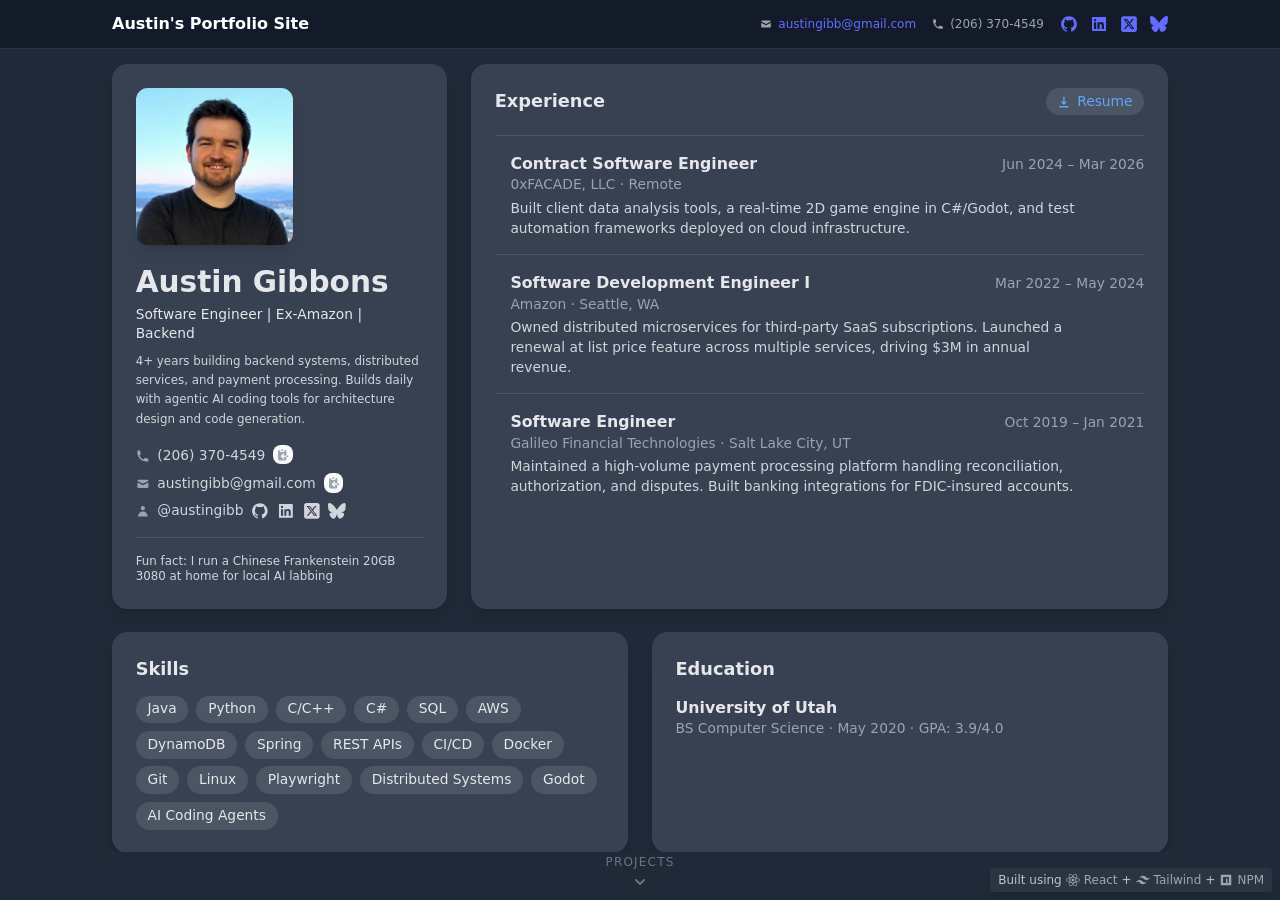
<file: index.html>
<!doctype html>
<html lang="en">
  <head>
    <meta charset="UTF-8" />
    <link rel="icon" type="image/png" href="/austingibb_icon.png" />
    <meta name="viewport" content="width=device-width, initial-scale=1.0" />
    <title>austingibb</title>
    <script type="module" crossorigin src="/assets/index-BDJl-CuS.js"></script>
    <link rel="stylesheet" crossorigin href="/assets/index-CTC1OHii.css">
  </head>
  <body>
    <div id="root"></div>
  </body>
</html>
</file>
<file: assets/index-CTC1OHii.css>
*,:before,:after{--tw-border-spacing-x: 0;--tw-border-spacing-y: 0;--tw-translate-x: 0;--tw-translate-y: 0;--tw-rotate: 0;--tw-skew-x: 0;--tw-skew-y: 0;--tw-scale-x: 1;--tw-scale-y: 1;--tw-pan-x: ;--tw-pan-y: ;--tw-pinch-zoom: ;--tw-scroll-snap-strictness: proximity;--tw-gradient-from-position: ;--tw-gradient-via-position: ;--tw-gradient-to-position: ;--tw-ordinal: ;--tw-slashed-zero: ;--tw-numeric-figure: ;--tw-numeric-spacing: ;--tw-numeric-fraction: ;--tw-ring-inset: ;--tw-ring-offset-width: 0px;--tw-ring-offset-color: #fff;--tw-ring-color: rgb(59 130 246 / .5);--tw-ring-offset-shadow: 0 0 #0000;--tw-ring-shadow: 0 0 #0000;--tw-shadow: 0 0 #0000;--tw-shadow-colored: 0 0 #0000;--tw-blur: ;--tw-brightness: ;--tw-contrast: ;--tw-grayscale: ;--tw-hue-rotate: ;--tw-invert: ;--tw-saturate: ;--tw-sepia: ;--tw-drop-shadow: ;--tw-backdrop-blur: ;--tw-backdrop-brightness: ;--tw-backdrop-contrast: ;--tw-backdrop-grayscale: ;--tw-backdrop-hue-rotate: ;--tw-backdrop-invert: ;--tw-backdrop-opacity: ;--tw-backdrop-saturate: ;--tw-backdrop-sepia: ;--tw-contain-size: ;--tw-contain-layout: ;--tw-contain-paint: ;--tw-contain-style: }::backdrop{--tw-border-spacing-x: 0;--tw-border-spacing-y: 0;--tw-translate-x: 0;--tw-translate-y: 0;--tw-rotate: 0;--tw-skew-x: 0;--tw-skew-y: 0;--tw-scale-x: 1;--tw-scale-y: 1;--tw-pan-x: ;--tw-pan-y: ;--tw-pinch-zoom: ;--tw-scroll-snap-strictness: proximity;--tw-gradient-from-position: ;--tw-gradient-via-position: ;--tw-gradient-to-position: ;--tw-ordinal: ;--tw-slashed-zero: ;--tw-numeric-figure: ;--tw-numeric-spacing: ;--tw-numeric-fraction: ;--tw-ring-inset: ;--tw-ring-offset-width: 0px;--tw-ring-offset-color: #fff;--tw-ring-color: rgb(59 130 246 / .5);--tw-ring-offset-shadow: 0 0 #0000;--tw-ring-shadow: 0 0 #0000;--tw-shadow: 0 0 #0000;--tw-shadow-colored: 0 0 #0000;--tw-blur: ;--tw-brightness: ;--tw-contrast: ;--tw-grayscale: ;--tw-hue-rotate: ;--tw-invert: ;--tw-saturate: ;--tw-sepia: ;--tw-drop-shadow: ;--tw-backdrop-blur: ;--tw-backdrop-brightness: ;--tw-backdrop-contrast: ;--tw-backdrop-grayscale: ;--tw-backdrop-hue-rotate: ;--tw-backdrop-invert: ;--tw-backdrop-opacity: ;--tw-backdrop-saturate: ;--tw-backdrop-sepia: ;--tw-contain-size: ;--tw-contain-layout: ;--tw-contain-paint: ;--tw-contain-style: }*,:before,:after{box-sizing:border-box;border-width:0;border-style:solid;border-color:#e5e7eb}:before,:after{--tw-content: ""}html,:host{line-height:1.5;-webkit-text-size-adjust:100%;-moz-tab-size:4;-o-tab-size:4;tab-size:4;font-family:ui-sans-serif,system-ui,sans-serif,"Apple Color Emoji","Segoe UI Emoji",Segoe UI Symbol,"Noto Color Emoji";font-feature-settings:normal;font-variation-settings:normal;-webkit-tap-highlight-color:transparent}body{margin:0;line-height:inherit}hr{height:0;color:inherit;border-top-width:1px}abbr:where([title]){-webkit-text-decoration:underline dotted;text-decoration:underline dotted}h1,h2,h3,h4,h5,h6{font-size:inherit;font-weight:inherit}a{color:inherit;text-decoration:inherit}b,strong{font-weight:bolder}code,kbd,samp,pre{font-family:ui-monospace,SFMono-Regular,Menlo,Monaco,Consolas,Liberation Mono,Courier New,monospace;font-feature-settings:normal;font-variation-settings:normal;font-size:1em}small{font-size:80%}sub,sup{font-size:75%;line-height:0;position:relative;vertical-align:baseline}sub{bottom:-.25em}sup{top:-.5em}table{text-indent:0;border-color:inherit;border-collapse:collapse}button,input,optgroup,select,textarea{font-family:inherit;font-feature-settings:inherit;font-variation-settings:inherit;font-size:100%;font-weight:inherit;line-height:inherit;letter-spacing:inherit;color:inherit;margin:0;padding:0}button,select{text-transform:none}button,input:where([type=button]),input:where([type=reset]),input:where([type=submit]){-webkit-appearance:button;background-color:transparent;background-image:none}:-moz-focusring{outline:auto}:-moz-ui-invalid{box-shadow:none}progress{vertical-align:baseline}::-webkit-inner-spin-button,::-webkit-outer-spin-button{height:auto}[type=search]{-webkit-appearance:textfield;outline-offset:-2px}::-webkit-search-decoration{-webkit-appearance:none}::-webkit-file-upload-button{-webkit-appearance:button;font:inherit}summary{display:list-item}blockquote,dl,dd,h1,h2,h3,h4,h5,h6,hr,figure,p,pre{margin:0}fieldset{margin:0;padding:0}legend{padding:0}ol,ul,menu{list-style:none;margin:0;padding:0}dialog{padding:0}textarea{resize:vertical}input::-moz-placeholder,textarea::-moz-placeholder{opacity:1;color:#9ca3af}input::placeholder,textarea::placeholder{opacity:1;color:#9ca3af}button,[role=button]{cursor:pointer}:disabled{cursor:default}img,svg,video,canvas,audio,iframe,embed,object{display:block;vertical-align:middle}img,video{max-width:100%;height:auto}[hidden]:where(:not([hidden=until-found])){display:none}.\!container{width:100%!important}.container{width:100%}@media (min-width: 640px){.\!container{max-width:640px!important}.container{max-width:640px}}@media (min-width: 768px){.\!container{max-width:768px!important}.container{max-width:768px}}@media (min-width: 1024px){.\!container{max-width:1024px!important}.container{max-width:1024px}}@media (min-width: 1280px){.\!container{max-width:1280px!important}.container{max-width:1280px}}@media (min-width: 1536px){.\!container{max-width:1536px!important}.container{max-width:1536px}}.visible{visibility:visible}.fixed{position:fixed}.absolute{position:absolute}.relative{position:relative}.inset-x-0{left:0;right:0}.-top-7{top:-1.75rem}.bottom-2{bottom:.5rem}.left-1\/2{left:50%}.right-2{right:.5rem}.top-0{top:0}.z-50{z-index:50}.mx-auto{margin-left:auto;margin-right:auto}.my-auto{margin-top:auto;margin-bottom:auto}.mb-0\.5{margin-bottom:.125rem}.mb-2{margin-bottom:.5rem}.mb-3{margin-bottom:.75rem}.mb-4{margin-bottom:1rem}.mb-6{margin-bottom:1.5rem}.mt-1{margin-top:.25rem}.mt-1\.5{margin-top:.375rem}.mt-10{margin-top:2.5rem}.mt-12{margin-top:3rem}.mt-2{margin-top:.5rem}.mt-3{margin-top:.75rem}.mt-4{margin-top:1rem}.mt-6{margin-top:1.5rem}.inline{display:inline}.flex{display:flex}.inline-flex{display:inline-flex}.grid{display:grid}.hidden{display:none}.h-12{height:3rem}.h-2\.5{height:.625rem}.h-28{height:7rem}.h-32{height:8rem}.h-9{height:2.25rem}.h-\[260px\]{height:260px}.h-\[min\(400px\,40vh\)\]{height:min(400px,40vh)}.min-h-0{min-height:0px}.min-h-screen{min-height:100vh}.w-12{width:3rem}.w-2\.5{width:.625rem}.w-24{width:6rem}.w-28{width:7rem}.w-32{width:8rem}.w-9{width:2.25rem}.w-\[260px\]{width:260px}.w-fit{width:-moz-fit-content;width:fit-content}.w-full{width:100%}.max-w-2xl{max-width:42rem}.max-w-3xl{max-width:48rem}.max-w-4xl{max-width:56rem}.max-w-6xl{max-width:72rem}.max-w-xl{max-width:36rem}.max-w-xs{max-width:20rem}.flex-1{flex:1 1 0%}.flex-shrink-0{flex-shrink:0}.shrink{flex-shrink:1}.shrink-0{flex-shrink:0}.-translate-x-1\/2{--tw-translate-x: -50%;transform:translate(var(--tw-translate-x),var(--tw-translate-y)) rotate(var(--tw-rotate)) skew(var(--tw-skew-x)) skewY(var(--tw-skew-y)) scaleX(var(--tw-scale-x)) scaleY(var(--tw-scale-y))}.rotate-0{--tw-rotate: 0deg;transform:translate(var(--tw-translate-x),var(--tw-translate-y)) rotate(var(--tw-rotate)) skew(var(--tw-skew-x)) skewY(var(--tw-skew-y)) scaleX(var(--tw-scale-x)) scaleY(var(--tw-scale-y))}.rotate-180{--tw-rotate: 180deg;transform:translate(var(--tw-translate-x),var(--tw-translate-y)) rotate(var(--tw-rotate)) skew(var(--tw-skew-x)) skewY(var(--tw-skew-y)) scaleX(var(--tw-scale-x)) scaleY(var(--tw-scale-y))}.transform{transform:translate(var(--tw-translate-x),var(--tw-translate-y)) rotate(var(--tw-rotate)) skew(var(--tw-skew-x)) skewY(var(--tw-skew-y)) scaleX(var(--tw-scale-x)) scaleY(var(--tw-scale-y))}@keyframes bounce{0%,to{transform:translateY(-25%);animation-timing-function:cubic-bezier(.8,0,1,1)}50%{transform:none;animation-timing-function:cubic-bezier(0,0,.2,1)}}.animate-bounce{animation:bounce 1s infinite}.cursor-pointer{cursor:pointer}.list-disc{list-style-type:disc}.grid-cols-1{grid-template-columns:repeat(1,minmax(0,1fr))}.flex-col{flex-direction:column}.flex-wrap{flex-wrap:wrap}.items-end{align-items:flex-end}.items-center{align-items:center}.items-baseline{align-items:baseline}.justify-center{justify-content:center}.justify-between{justify-content:space-between}.gap-0\.5{gap:.125rem}.gap-1\.5{gap:.375rem}.gap-2{gap:.5rem}.gap-3{gap:.75rem}.gap-4{gap:1rem}.gap-x-3{-moz-column-gap:.75rem;column-gap:.75rem}.gap-y-1\.5{row-gap:.375rem}.space-x-1>:not([hidden])~:not([hidden]){--tw-space-x-reverse: 0;margin-right:calc(.25rem * var(--tw-space-x-reverse));margin-left:calc(.25rem * calc(1 - var(--tw-space-x-reverse)))}.space-x-2>:not([hidden])~:not([hidden]){--tw-space-x-reverse: 0;margin-right:calc(.5rem * var(--tw-space-x-reverse));margin-left:calc(.5rem * calc(1 - var(--tw-space-x-reverse)))}.space-y-1>:not([hidden])~:not([hidden]){--tw-space-y-reverse: 0;margin-top:calc(.25rem * calc(1 - var(--tw-space-y-reverse)));margin-bottom:calc(.25rem * var(--tw-space-y-reverse))}.space-y-1\.5>:not([hidden])~:not([hidden]){--tw-space-y-reverse: 0;margin-top:calc(.375rem * calc(1 - var(--tw-space-y-reverse)));margin-bottom:calc(.375rem * var(--tw-space-y-reverse))}.space-y-3>:not([hidden])~:not([hidden]){--tw-space-y-reverse: 0;margin-top:calc(.75rem * calc(1 - var(--tw-space-y-reverse)));margin-bottom:calc(.75rem * var(--tw-space-y-reverse))}.space-y-4>:not([hidden])~:not([hidden]){--tw-space-y-reverse: 0;margin-top:calc(1rem * calc(1 - var(--tw-space-y-reverse)));margin-bottom:calc(1rem * var(--tw-space-y-reverse))}.divide-y>:not([hidden])~:not([hidden]){--tw-divide-y-reverse: 0;border-top-width:calc(1px * calc(1 - var(--tw-divide-y-reverse)));border-bottom-width:calc(1px * var(--tw-divide-y-reverse))}.divide-gray-600>:not([hidden])~:not([hidden]){--tw-divide-opacity: 1;border-color:rgb(75 85 99 / var(--tw-divide-opacity, 1))}.self-center{align-self:center}.overflow-hidden{overflow:hidden}.overflow-y-auto{overflow-y:auto}.overflow-x-hidden{overflow-x:hidden}.whitespace-nowrap{white-space:nowrap}.rounded{border-radius:.25rem}.rounded-2xl{border-radius:1rem}.rounded-full{border-radius:9999px}.rounded-lg{border-radius:.5rem}.rounded-xl{border-radius:.75rem}.border-0{border-width:0px}.border-b{border-bottom-width:1px}.border-t{border-top-width:1px}.border-gray-600{--tw-border-opacity: 1;border-color:rgb(75 85 99 / var(--tw-border-opacity, 1))}.border-gray-700{--tw-border-opacity: 1;border-color:rgb(55 65 81 / var(--tw-border-opacity, 1))}.border-gray-700\/60{border-color:#37415199}.bg-gray-600{--tw-bg-opacity: 1;background-color:rgb(75 85 99 / var(--tw-bg-opacity, 1))}.bg-gray-700{--tw-bg-opacity: 1;background-color:rgb(55 65 81 / var(--tw-bg-opacity, 1))}.bg-gray-800{--tw-bg-opacity: 1;background-color:rgb(31 41 55 / var(--tw-bg-opacity, 1))}.bg-gray-900{--tw-bg-opacity: 1;background-color:rgb(17 24 39 / var(--tw-bg-opacity, 1))}.bg-gray-900\/80{background-color:#111827cc}.bg-transparent{background-color:transparent}.bg-white{--tw-bg-opacity: 1;background-color:rgb(255 255 255 / var(--tw-bg-opacity, 1))}.bg-yellow-400\/10{background-color:#facc151a}.bg-opacity-50{--tw-bg-opacity: .5}.object-cover{-o-object-fit:cover;object-fit:cover}.object-\[center_40\%\]{-o-object-position:center 40%;object-position:center 40%}.p-0{padding:0}.p-0\.5{padding:.125rem}.p-4{padding:1rem}.p-8{padding:2rem}.px-2{padding-left:.5rem;padding-right:.5rem}.px-2\.5{padding-left:.625rem;padding-right:.625rem}.px-3{padding-left:.75rem;padding-right:.75rem}.px-4{padding-left:1rem;padding-right:1rem}.px-8{padding-left:2rem;padding-right:2rem}.py-0\.5{padding-top:.125rem;padding-bottom:.125rem}.py-1{padding-top:.25rem;padding-bottom:.25rem}.py-16{padding-top:4rem;padding-bottom:4rem}.py-3{padding-top:.75rem;padding-bottom:.75rem}.pb-2{padding-bottom:.5rem}.pb-6{padding-bottom:1.5rem}.pl-3{padding-left:.75rem}.pl-4{padding-left:1rem}.pt-1\.5{padding-top:.375rem}.pt-16{padding-top:4rem}.pt-4{padding-top:1rem}.text-left{text-align:left}.text-center{text-align:center}.font-mono{font-family:ui-monospace,SFMono-Regular,Menlo,Monaco,Consolas,Liberation Mono,Courier New,monospace}.font-sans{font-family:ui-sans-serif,system-ui,sans-serif,"Apple Color Emoji","Segoe UI Emoji",Segoe UI Symbol,"Noto Color Emoji"}.text-2xl{font-size:1.5rem;line-height:2rem}.text-3xl{font-size:1.875rem;line-height:2.25rem}.text-\[2\.4px\]{font-size:2.4px}.text-base{font-size:1rem;line-height:1.5rem}.text-lg{font-size:1.125rem;line-height:1.75rem}.text-sm{font-size:.875rem;line-height:1.25rem}.text-xl{font-size:1.25rem;line-height:1.75rem}.text-xs{font-size:.75rem;line-height:1rem}.font-bold{font-weight:700}.font-semibold{font-weight:600}.uppercase{text-transform:uppercase}.tabular-nums{--tw-numeric-spacing: tabular-nums;font-variant-numeric:var(--tw-ordinal) var(--tw-slashed-zero) var(--tw-numeric-figure) var(--tw-numeric-spacing) var(--tw-numeric-fraction)}.leading-\[2\.4px\]{line-height:2.4px}.leading-none{line-height:1}.leading-relaxed{line-height:1.625}.tracking-wide{letter-spacing:.025em}.tracking-widest{letter-spacing:.1em}.text-blue-400{--tw-text-opacity: 1;color:rgb(96 165 250 / var(--tw-text-opacity, 1))}.text-gray-200{--tw-text-opacity: 1;color:rgb(229 231 235 / var(--tw-text-opacity, 1))}.text-gray-300{--tw-text-opacity: 1;color:rgb(209 213 219 / var(--tw-text-opacity, 1))}.text-gray-400{--tw-text-opacity: 1;color:rgb(156 163 175 / var(--tw-text-opacity, 1))}.text-gray-500{--tw-text-opacity: 1;color:rgb(107 114 128 / var(--tw-text-opacity, 1))}.text-white{--tw-text-opacity: 1;color:rgb(255 255 255 / var(--tw-text-opacity, 1))}.text-yellow-400{--tw-text-opacity: 1;color:rgb(250 204 21 / var(--tw-text-opacity, 1))}.underline{text-decoration-line:underline}.opacity-70{opacity:.7}.shadow{--tw-shadow: 0 1px 3px 0 rgb(0 0 0 / .1), 0 1px 2px -1px rgb(0 0 0 / .1);--tw-shadow-colored: 0 1px 3px 0 var(--tw-shadow-color), 0 1px 2px -1px var(--tw-shadow-color);box-shadow:var(--tw-ring-offset-shadow, 0 0 #0000),var(--tw-ring-shadow, 0 0 #0000),var(--tw-shadow)}.shadow-lg{--tw-shadow: 0 10px 15px -3px rgb(0 0 0 / .1), 0 4px 6px -4px rgb(0 0 0 / .1);--tw-shadow-colored: 0 10px 15px -3px var(--tw-shadow-color), 0 4px 6px -4px var(--tw-shadow-color);box-shadow:var(--tw-ring-offset-shadow, 0 0 #0000),var(--tw-ring-shadow, 0 0 #0000),var(--tw-shadow)}.shadow-md{--tw-shadow: 0 4px 6px -1px rgb(0 0 0 / .1), 0 2px 4px -2px rgb(0 0 0 / .1);--tw-shadow-colored: 0 4px 6px -1px var(--tw-shadow-color), 0 2px 4px -2px var(--tw-shadow-color);box-shadow:var(--tw-ring-offset-shadow, 0 0 #0000),var(--tw-ring-shadow, 0 0 #0000),var(--tw-shadow)}.shadow-xl{--tw-shadow: 0 20px 25px -5px rgb(0 0 0 / .1), 0 8px 10px -6px rgb(0 0 0 / .1);--tw-shadow-colored: 0 20px 25px -5px var(--tw-shadow-color), 0 8px 10px -6px var(--tw-shadow-color);box-shadow:var(--tw-ring-offset-shadow, 0 0 #0000),var(--tw-ring-shadow, 0 0 #0000),var(--tw-shadow)}.backdrop-blur{--tw-backdrop-blur: blur(8px);-webkit-backdrop-filter:var(--tw-backdrop-blur) var(--tw-backdrop-brightness) var(--tw-backdrop-contrast) var(--tw-backdrop-grayscale) var(--tw-backdrop-hue-rotate) var(--tw-backdrop-invert) var(--tw-backdrop-opacity) var(--tw-backdrop-saturate) var(--tw-backdrop-sepia);backdrop-filter:var(--tw-backdrop-blur) var(--tw-backdrop-brightness) var(--tw-backdrop-contrast) var(--tw-backdrop-grayscale) var(--tw-backdrop-hue-rotate) var(--tw-backdrop-invert) var(--tw-backdrop-opacity) var(--tw-backdrop-saturate) var(--tw-backdrop-sepia)}.transition-all{transition-property:all;transition-timing-function:cubic-bezier(.4,0,.2,1);transition-duration:.15s}.transition-colors{transition-property:color,background-color,border-color,text-decoration-color,fill,stroke;transition-timing-function:cubic-bezier(.4,0,.2,1);transition-duration:.15s}.transition-transform{transition-property:transform;transition-timing-function:cubic-bezier(.4,0,.2,1);transition-duration:.15s}:root{font-family:system-ui,Avenir,Helvetica,Arial,sans-serif;line-height:1.5;font-weight:400;color-scheme:light dark;color:#ffffffde;background-color:#242424;font-synthesis:none;text-rendering:optimizeLegibility;-webkit-font-smoothing:antialiased;-moz-osx-font-smoothing:grayscale}a{font-weight:500;color:#646cff;text-decoration:inherit}a:hover{color:#535bf2}body{margin:0;min-width:320px;min-height:100vh;--tw-bg-opacity: 1;background-color:rgb(31 41 55 / var(--tw-bg-opacity, 1));--tw-text-opacity: 1;color:rgb(255 255 255 / var(--tw-text-opacity, 1))}h1{font-size:3.2em;line-height:1.1}button{border-radius:8px;border:1px solid transparent;padding:.6em 1.2em;font-size:1em;font-weight:500;font-family:inherit;background-color:#1a1a1a;cursor:pointer;transition:border-color .25s}button:hover{border-color:#646cff}button:focus,button:focus-visible{outline:4px auto -webkit-focus-ring-color}@keyframes nudge{0%,to{transform:translateY(0)}50%{transform:translateY(4px)}}.animate-nudge{animation:nudge 2s ease-in-out infinite}@media (prefers-color-scheme: light){:root{color:#213547;background-color:#fff}a:hover{color:#747bff}button{background-color:#f9f9f9}}.hover\:bg-gray-500:hover{--tw-bg-opacity: 1;background-color:rgb(107 114 128 / var(--tw-bg-opacity, 1))}.hover\:bg-gray-600:hover{--tw-bg-opacity: 1;background-color:rgb(75 85 99 / var(--tw-bg-opacity, 1))}.hover\:bg-opacity-70:hover{--tw-bg-opacity: .7}.hover\:text-blue-300:hover{--tw-text-opacity: 1;color:rgb(147 197 253 / var(--tw-text-opacity, 1))}.hover\:text-gray-300:hover{--tw-text-opacity: 1;color:rgb(209 213 219 / var(--tw-text-opacity, 1))}.hover\:text-white:hover{--tw-text-opacity: 1;color:rgb(255 255 255 / var(--tw-text-opacity, 1))}.disabled\:cursor-default:disabled{cursor:default}.disabled\:opacity-30:disabled{opacity:.3}@media (min-width: 640px){.sm\:block{display:block}.sm\:h-24{height:6rem}.sm\:w-24{width:6rem}.sm\:flex-1{flex:1 1 0%}.sm\:flex-row{flex-direction:row}.sm\:items-baseline{align-items:baseline}.sm\:justify-between{justify-content:space-between}}@media (min-width: 768px){.md\:order-1{order:1}.md\:order-2{order:2}.md\:order-3{order:3}.md\:mb-3{margin-bottom:.75rem}.md\:mb-5{margin-bottom:1.25rem}.md\:mb-6{margin-bottom:1.5rem}.md\:block{display:block}.md\:inline{display:inline}.md\:flex{display:flex}.md\:w-1\/5{width:20%}.md\:w-3\/5{width:60%}.md\:grid-cols-2{grid-template-columns:repeat(2,minmax(0,1fr))}.md\:flex-row{flex-direction:row}.md\:items-center{align-items:center}.md\:gap-2{gap:.5rem}.md\:gap-4{gap:1rem}.md\:gap-6{gap:1.5rem}.md\:space-y-4>:not([hidden])~:not([hidden]){--tw-space-y-reverse: 0;margin-top:calc(1rem * calc(1 - var(--tw-space-y-reverse)));margin-bottom:calc(1rem * var(--tw-space-y-reverse))}.md\:space-y-6>:not([hidden])~:not([hidden]){--tw-space-y-reverse: 0;margin-top:calc(1.5rem * calc(1 - var(--tw-space-y-reverse)));margin-bottom:calc(1.5rem * var(--tw-space-y-reverse))}.md\:p-6{padding:1.5rem}.md\:px-12{padding-left:3rem;padding-right:3rem}.md\:px-3{padding-left:.75rem;padding-right:.75rem}.md\:py-1{padding-top:.25rem;padding-bottom:.25rem}.md\:pb-12{padding-bottom:3rem}.md\:pl-4{padding-left:1rem}.md\:pt-4{padding-top:1rem}.md\:text-3xl{font-size:1.875rem;line-height:2.25rem}.md\:text-base{font-size:1rem;line-height:1.5rem}.md\:text-lg{font-size:1.125rem;line-height:1.75rem}.md\:text-sm{font-size:.875rem;line-height:1.25rem}}@media (min-width: 1024px){.lg\:mx-0{margin-left:0;margin-right:0}.lg\:flex{display:flex}.lg\:hidden{display:none}.lg\:h-40{height:10rem}.lg\:h-screen{height:100vh}.lg\:w-40{width:10rem}.lg\:w-\[340px\]{width:340px}.lg\:w-\[48rem\]{width:48rem}.lg\:min-w-0{min-width:0px}.lg\:max-w-3xl{max-width:48rem}.lg\:flex-1{flex:1 1 0%}.lg\:flex-none{flex:none}.lg\:snap-y{scroll-snap-type:y var(--tw-scroll-snap-strictness)}.lg\:snap-mandatory{--tw-scroll-snap-strictness: mandatory}.lg\:snap-start{scroll-snap-align:start}.lg\:snap-always{scroll-snap-stop:always}.lg\:flex-row{flex-direction:row}.lg\:flex-col{flex-direction:column}.lg\:items-start{align-items:flex-start}.lg\:items-center{align-items:center}.lg\:justify-start{justify-content:flex-start}.lg\:gap-5{gap:1.25rem}.lg\:space-y-0>:not([hidden])~:not([hidden]){--tw-space-y-reverse: 0;margin-top:calc(0px * calc(1 - var(--tw-space-y-reverse)));margin-bottom:calc(0px * var(--tw-space-y-reverse))}.lg\:overflow-hidden{overflow:hidden}.lg\:overflow-y-scroll{overflow-y:scroll}.lg\:px-0{padding-left:0;padding-right:0}.lg\:text-left{text-align:left}.lg\:text-3xl{font-size:1.875rem;line-height:2.25rem}.lg\:text-sm{font-size:.875rem;line-height:1.25rem}.lg\:transition-opacity{transition-property:opacity;transition-timing-function:cubic-bezier(.4,0,.2,1);transition-duration:.15s}.lg\:transition-transform{transition-property:transform;transition-timing-function:cubic-bezier(.4,0,.2,1);transition-duration:.15s}.lg\:ease-out{transition-timing-function:cubic-bezier(0,0,.2,1)}}
</file>
